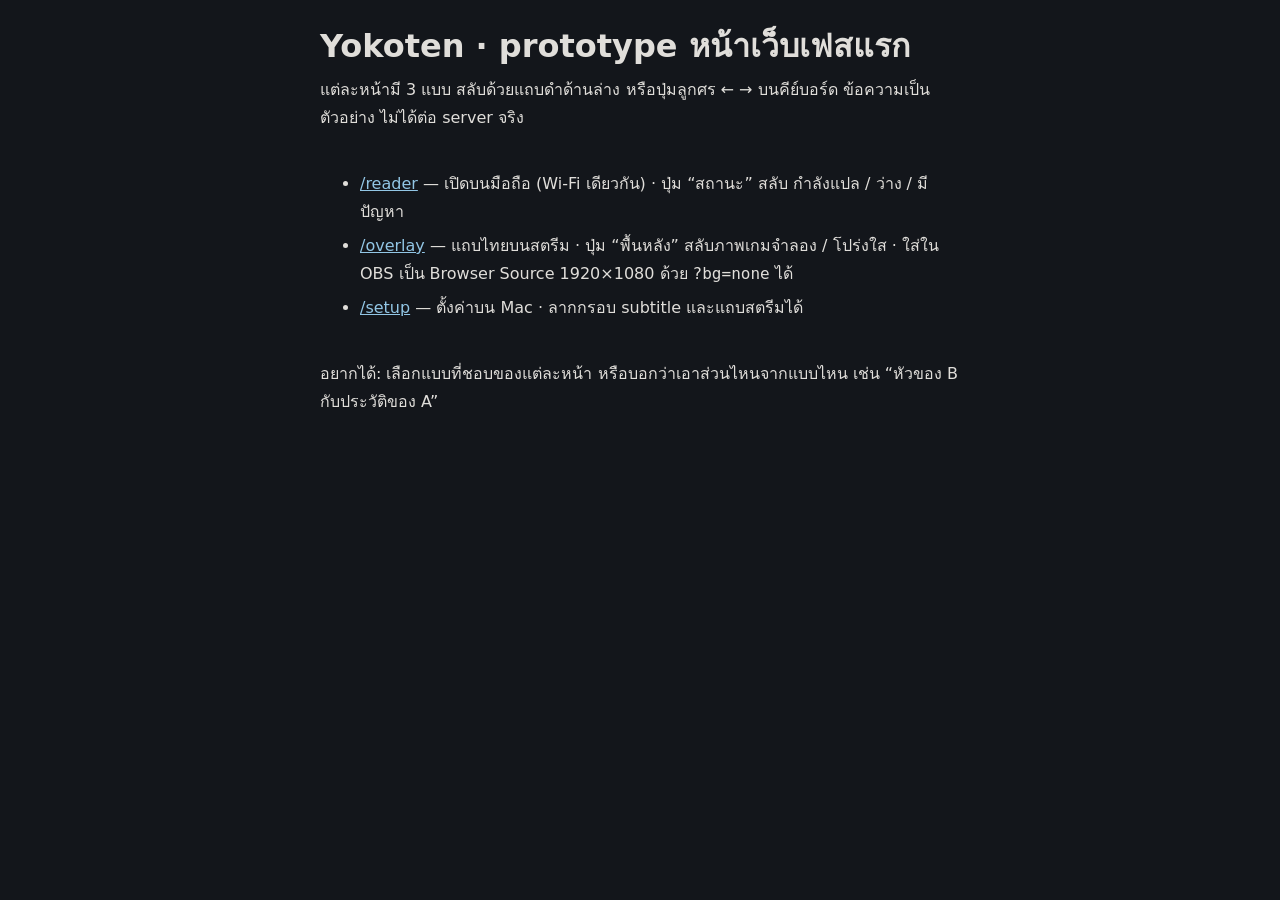
<file: prototype/web/index.html>
<!doctype html>
<!-- PROTOTYPE (#25) — throwaway.
     Run:  python3 -m http.server 8790 --bind 0.0.0.0 -d prototype/web
     Then: http://localhost:8790  (phone on the same Wi-Fi: http://<mac-ip>:8790/reader.html) -->
<html lang="th" data-theme="dark">
<head>
<meta charset="utf-8">
<meta name="viewport" content="width=device-width, initial-scale=1">
<title>Yokoten prototype (#25)</title>
<link rel="stylesheet" href="tokens.css">
<style>
  body { margin: 0; padding: 32px 24px; background: var(--bg-page); color: var(--text-primary); font: 16px/28px "IBM Plex Sans", "IBM Plex Sans Thai Looped", system-ui, sans-serif; }
  main { max-width: 640px; margin: 0 auto; display: flex; flex-direction: column; gap: 16px; }
  a { color: var(--text-link); }
  li { margin: 6px 0; }
</style>
</head>
<body>
<main>
  <h1 style="margin:0">Yokoten · prototype หน้าเว็บเฟสแรก</h1>
  <p style="margin:0">แต่ละหน้ามี 3 แบบ สลับด้วยแถบดำด้านล่าง หรือปุ่มลูกศร ← → บนคีย์บอร์ด ข้อความเป็นตัวอย่าง ไม่ได้ต่อ server จริง</p>
  <ul>
    <li><a href="reader.html">/reader</a> — เปิดบนมือถือ (Wi-Fi เดียวกัน) · ปุ่ม “สถานะ” สลับ กำลังแปล / ว่าง / มีปัญหา</li>
    <li><a href="overlay.html">/overlay</a> — แถบไทยบนสตรีม · ปุ่ม “พื้นหลัง” สลับภาพเกมจำลอง / โปร่งใส · ใส่ใน OBS เป็น Browser Source 1920×1080 ด้วย <code>?bg=none</code> ได้</li>
    <li><a href="setup.html">/setup</a> — ตั้งค่าบน Mac · ลากกรอบ subtitle และแถบสตรีมได้</li>
  </ul>
  <p style="margin:0">อยากได้: เลือกแบบที่ชอบของแต่ละหน้า หรือบอกว่าเอาส่วนไหนจากแบบไหน เช่น “หัวของ B กับประวัติของ A”</p>
</main>
</body>
</html>
</file>
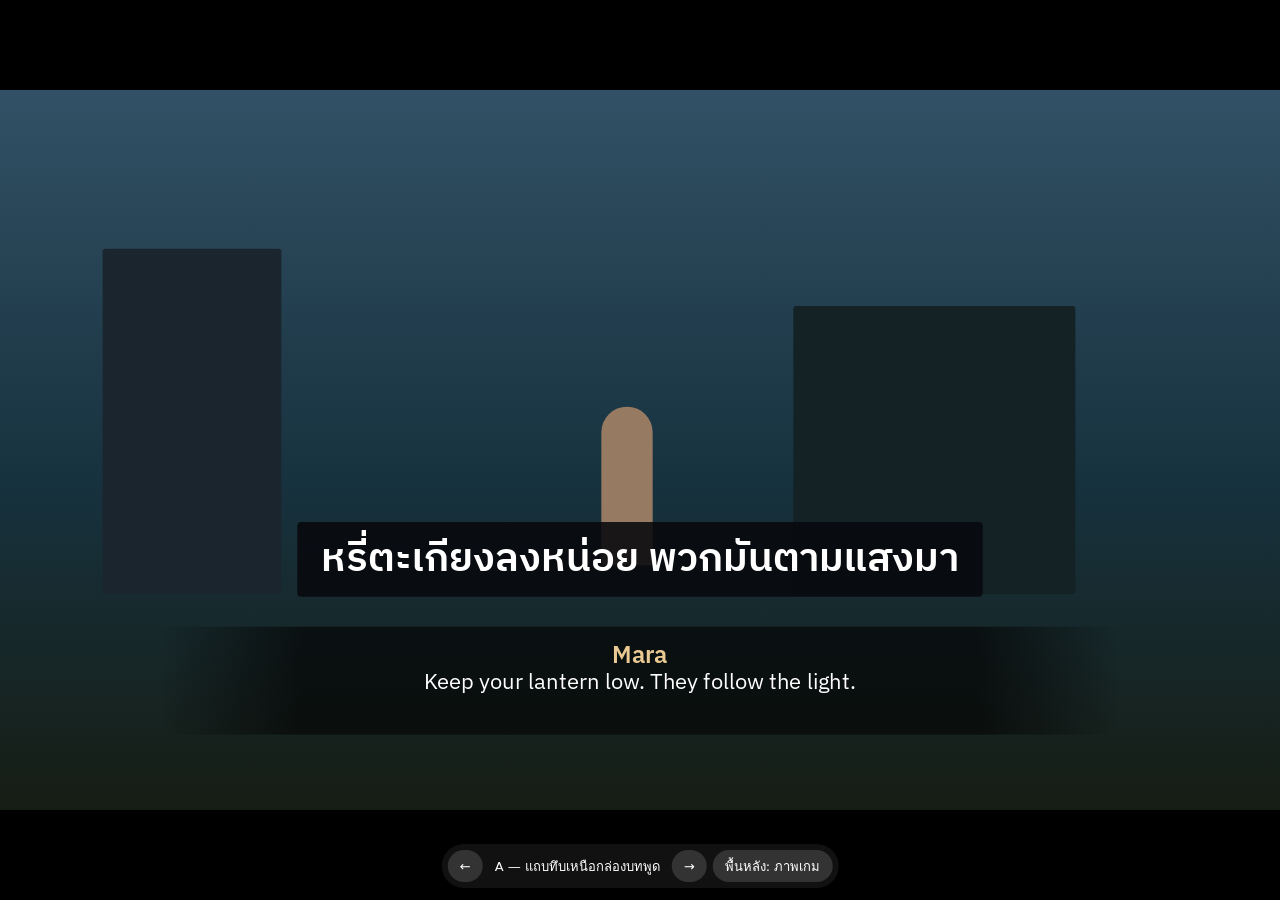
<file: prototype/web/overlay.html>
<!doctype html>
<!-- PROTOTYPE (#25) — throwaway. Three variants of /overlay (OBS Browser Source 1920×1080, transparent).
     ?variant=A|B|C · ?bg=game shows a stand-in game frame behind it (OBS gets bg=none). -->
<html lang="th">
<head>
<meta charset="utf-8">
<meta name="viewport" content="width=device-width, initial-scale=1">
<title>Yokoten · /overlay (prototype)</title>
<link rel="stylesheet" href="https://fonts.googleapis.com/css2?family=IBM+Plex+Mono:wght@500&family=IBM+Plex+Sans:wght@400;600;700&family=IBM+Plex+Sans+Thai:wght@500;600;700&display=swap">
<link rel="stylesheet" href="tokens.css">
<style>
  html, body { margin: 0; height: 100%; background: transparent; overflow: hidden; }
  body.preview { background: #000; }
  #stage { position: absolute; left: 50%; top: 50%; width: 1920px; height: 1080px; container-type: inline-size; transform-origin: center; }
  .bar { position: absolute; transition: opacity var(--dur-base) var(--ease-out), transform var(--dur-base) var(--ease-out); }
  .bar.hidden { opacity: 0; transform: translateY(8px); }
  .th { font-family: "IBM Plex Sans Thai", "IBM Plex Sans", sans-serif; }
</style>
</head>
<body>
<div id="stage"></div>
<script src="proto.js"></script>
<script>
const P = Proto;
const VARIANTS = [
  { key: 'A', name: 'แถบทึบเหนือกล่องบทพูด' },
  { key: 'B', name: 'ตัวหนังสือขอบดำ ไม่มีพื้น' },
  { key: 'C', name: 'แถบบนสุดของจอ' },
];
const variant = P.pick('variant', VARIANTS.map((v) => v.key));
const bg = P.pick('bg', ['game', 'none']);
P.switcher(VARIANTS, variant, [{ label: 'พื้นหลัง', key: 'bg', values: ['game', 'none'], names: { game: 'ภาพเกม', none: 'โปร่งใส (OBS)' } }]);

const stage = document.getElementById('stage');
// Fit the 1920×1080 stage into whatever window shows it; in OBS at 1920×1080 the scale is 1.
const fit = () => { stage.style.transform = `translate(-50%, -50%) scale(${Math.min(innerWidth / 1920, innerHeight / 1080)})`; };
if (bg === 'game') document.body.classList.add('preview');
addEventListener('resize', fit); fit();

// Bar geometry (fractions of 1920×1080) — what /setup would store as bar_x/bar_y/bar_w.
const BAR = { x: 0.135, y: 0.6, w: 0.73 };

const STYLE = {
  // A: solid dark plate just above the game's dialogue box, centred, 2 lines max
  A: (th) => `<div class="bar" style="left:${BAR.x * 100}%;top:${BAR.y * 100}%;width:${BAR.w * 100}%;transform-origin:bottom;display:flex;justify-content:center">
      <p class="th" style="margin:0;padding:14px 36px;border-radius:6px;background:oklch(14% 0.01 255 / .88);color:#fff;font-size:60px;line-height:84px;font-weight:600;text-align:center;max-width:100%;display:-webkit-box;-webkit-line-clamp:2;-webkit-box-orient:vertical;overflow:hidden">${P.esc(th)}</p></div>`,
  // B: no plate, white text with a heavy black outline, like film subtitles
  B: (th) => `<div class="bar" style="left:${BAR.x * 100}%;top:${BAR.y * 100}%;width:${BAR.w * 100}%;text-align:center">
      <p class="th" style="margin:0;color:#fff;font-size:64px;line-height:88px;font-weight:700;-webkit-text-stroke:10px #000;paint-order:stroke fill;text-shadow:0 3px 10px rgba(0,0,0,.6)">${P.esc(th)}</p></div>`,
  // C: full-width strip pinned to the top edge, away from all game UI at the bottom
  C: (th) => `<div class="bar" style="left:0;top:0;width:100%;display:flex;align-items:center;gap:28px;padding:22px 64px;box-sizing:border-box;background:linear-gradient(180deg,oklch(12% 0.01 255 / .92),oklch(12% 0.01 255 / .78))">
      <span style="flex:none;padding:4px 12px;border:2px solid oklch(80% 0.08 235);border-radius:4px;color:oklch(80% 0.08 235);font:500 26px/1 'IBM Plex Mono',monospace;letter-spacing:.06em">TH</span>
      <p class="th" style="margin:0;color:#fff;font-size:56px;line-height:78px;font-weight:600">${P.esc(th)}</p></div>`,
};

let line = P.LINES[0];
const render = (show) => {
  stage.innerHTML = (bg === 'game' ? P.gameFrame(line) : '') + STYLE[variant](line.th);
  const bar = stage.querySelector('.bar');
  if (!show) bar.classList.add('hidden');
};
P.feed((l) => { line = l; render(true); }, { onGone: () => stage.querySelector('.bar')?.classList.add('hidden') });
</script>
</body>
</html>
</file>
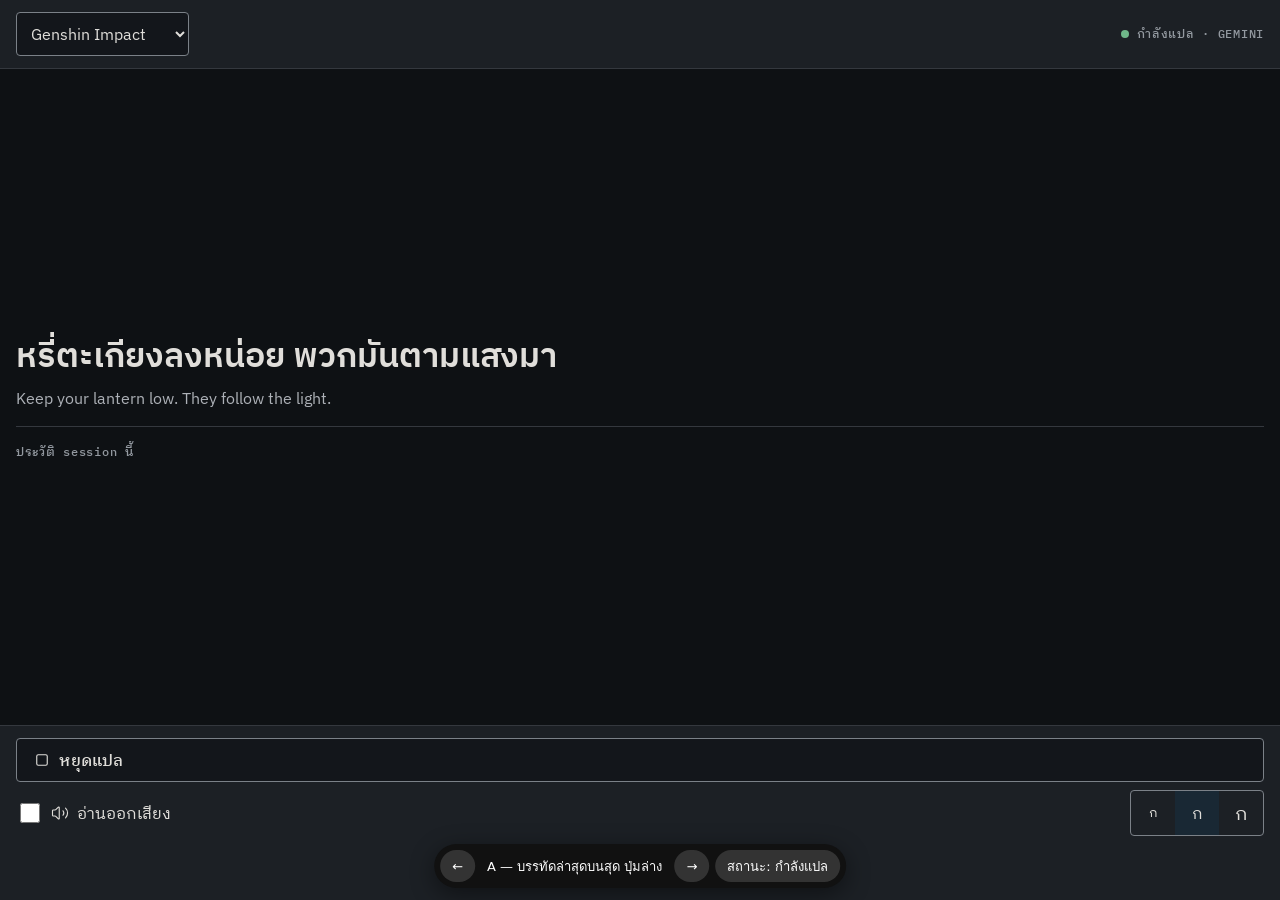
<file: prototype/web/reader.html>
<!doctype html>
<!-- PROTOTYPE (#25) — throwaway. Three variants of /reader (phone on LAN), switch with ?variant=A|B|C and ?state=. -->
<html lang="th" data-theme="dark">
<head>
<meta charset="utf-8">
<meta name="viewport" content="width=device-width, initial-scale=1, viewport-fit=cover">
<title>Yokoten · /reader (prototype)</title>
<link rel="stylesheet" href="https://fonts.googleapis.com/css2?family=IBM+Plex+Mono:wght@400;500&family=IBM+Plex+Sans:wght@400;500;600&family=IBM+Plex+Sans+Thai:wght@400;500;600&family=IBM+Plex+Sans+Thai+Looped:wght@400;500;600&display=swap">
<link rel="stylesheet" href="tokens.css">
<style>
  * { box-sizing: border-box; }
  html, body { margin: 0; height: 100%; }
  body { background: var(--bg-sunken); color: var(--text-primary); font-family: var(--font-sans); font-size: 16px; line-height: 28px; -webkit-text-size-adjust: 100%; }
  button, select { font: inherit; color: inherit; }
  .label { font-family: var(--font-mono); font-size: 12px; line-height: 18px; font-weight: 500; letter-spacing: .06em; color: var(--text-tertiary); }
  .icon-btn { width: 44px; height: 44px; display: inline-flex; align-items: center; justify-content: center; padding: 0; border: 1px solid var(--border-subtle); border-radius: var(--radius-md); background: var(--bg-surface); color: var(--text-secondary); }
  .btn { min-height: 44px; padding: 0 16px; display: inline-flex; align-items: center; gap: 8px; border: 1px solid var(--border-strong); border-radius: var(--radius-md); background: var(--bg-page); font-weight: 500; }
  .btn-primary { border-color: transparent; background: var(--color-sky-500); color: var(--color-ink-900); }
  .select { min-height: 44px; padding: 0 10px; border: 1px solid var(--border-strong); border-radius: var(--radius-md); background: var(--bg-page); max-width: 100%; }
  .dot { width: 8px; height: 8px; border-radius: 9999px; flex: none; }
  .dot.translating { background: var(--color-success-500); }
  .dot.idle { background: var(--color-gray-400); }
  .dot.error { background: var(--color-error-500); }
  .errcard { display: flex; flex-direction: column; gap: 8px; padding: 12px 16px; border: 1px solid var(--color-error-500); border-radius: var(--radius-lg); background: var(--color-error-100); }
  .switch { display: inline-flex; align-items: center; gap: 8px; min-height: 44px; }
  .switch input { width: 20px; height: 20px; accent-color: var(--fill-accent); }
  [data-size="s"] { --k: .85; } [data-size="m"] { --k: 1; } [data-size="l"] { --k: 1.25; }
  .new { animation: in var(--dur-slow) var(--ease-out); }
  @keyframes in { from { opacity: 0; transform: translateY(6px); } }
</style>
</head>
<body>
<div id="app"></div>
<script src="proto.js"></script>
<script>
const P = Proto;
const VARIANTS = [
  { key: 'A', name: 'บรรทัดล่าสุดบนสุด ปุ่มล่าง' },
  { key: 'B', name: 'แชท ล่าสุดอยู่ล่าง' },
  { key: 'C', name: 'เต็มจอ ประวัติเป็นแผ่นเลื่อน' },
];
const variant = P.pick('variant', VARIANTS.map((v) => v.key));
const state = P.pick('state', P.STATES);
P.switcher(VARIANTS, variant, [{ label: 'สถานะ', key: 'state', values: P.STATES, names: P.STATE_LABEL }]);

const ui = { lines: [], size: 'm', tts: false, profile: P.PROFILES[0], sheet: null };
const app = document.getElementById('app');
const esc = P.esc;

const ICON = {
  play: '<svg width="18" height="18" viewBox="0 0 24 24" fill="none" stroke="currentColor" stroke-width="1.5" stroke-linecap="round" stroke-linejoin="round" aria-hidden="true"><polygon points="6 3 20 12 6 21 6 3"/></svg>',
  stop: '<svg width="18" height="18" viewBox="0 0 24 24" fill="none" stroke="currentColor" stroke-width="1.5" stroke-linecap="round" stroke-linejoin="round" aria-hidden="true"><rect x="5" y="5" width="14" height="14" rx="2"/></svg>',
  history: '<svg width="20" height="20" viewBox="0 0 24 24" fill="none" stroke="currentColor" stroke-width="1.5" stroke-linecap="round" stroke-linejoin="round" aria-hidden="true"><path d="M3 12a9 9 0 1 0 9-9 9.75 9.75 0 0 0-6.74 2.74L3 8"/><path d="M3 3v5h5"/><path d="M12 7v5l4 2"/></svg>',
  menu: '<svg width="20" height="20" viewBox="0 0 24 24" fill="none" stroke="currentColor" stroke-width="1.5" stroke-linecap="round" stroke-linejoin="round" aria-hidden="true"><line x1="4" x2="20" y1="6" y2="6"/><line x1="4" x2="20" y1="12" y2="12"/><line x1="4" x2="20" y1="18" y2="18"/></svg>',
  speaker: '<svg width="18" height="18" viewBox="0 0 24 24" fill="none" stroke="currentColor" stroke-width="1.5" stroke-linecap="round" stroke-linejoin="round" aria-hidden="true"><path d="M11 4.7a.7.7 0 0 0-1.2-.5L6.4 7.6A1.4 1.4 0 0 1 5.4 8H3a1 1 0 0 0-1 1v6a1 1 0 0 0 1 1h2.4a1.4 1.4 0 0 1 1 .4l3.4 3.4a.7.7 0 0 0 1.2-.5z"/><path d="M16 9a5 5 0 0 1 0 6"/><path d="M19.4 18.4a9 9 0 0 0 0-12.8"/></svg>',
  down: '<svg width="16" height="16" viewBox="0 0 24 24" fill="none" stroke="currentColor" stroke-width="1.5" stroke-linecap="round" stroke-linejoin="round" aria-hidden="true"><path d="M12 5v14"/><path d="m19 12-7 7-7-7"/></svg>',
  close: '<svg width="20" height="20" viewBox="0 0 24 24" fill="none" stroke="currentColor" stroke-width="1.5" stroke-linecap="round" stroke-linejoin="round" aria-hidden="true"><path d="M18 6 6 18"/><path d="m6 6 12 12"/></svg>',
};
const time = (d) => d.toLocaleTimeString('th-TH', { hour: '2-digit', minute: '2-digit' });

// Shared bits every variant needs; each variant arranges them differently.
const profileSelect = () => `<select class="select" aria-label="โปรไฟล์เกม" data-act="profile">${P.PROFILES.map((p) => `<option ${p === ui.profile ? 'selected' : ''}>${esc(p)}</option>`).join('')}</select>`;
const startStop = (big) => state === 'translating'
  ? `<button type="button" class="btn ${big ? '' : ''}" data-act="stop">${ICON.stop}หยุดแปล</button>`
  : `<button type="button" class="btn btn-primary" data-act="start" ${state === 'error' ? 'disabled' : ''}>${ICON.play}เริ่มแปล</button>`;
const ttsSwitch = () => `<label class="switch"><input type="checkbox" data-act="tts" ${ui.tts ? 'checked' : ''}>${ICON.speaker}<span>อ่านออกเสียง</span></label>`;
const sizeSeg = () => `<div role="group" aria-label="ขนาดตัวอักษร" style="display:inline-flex;border:1px solid var(--border-strong);border-radius:var(--radius-md);overflow:hidden">${['s', 'm', 'l'].map((s, i) => `<button type="button" data-act="size" data-v="${s}" aria-pressed="${ui.size === s}" style="min-width:44px;min-height:44px;border:0;background:${ui.size === s ? 'var(--bg-accent)' : 'transparent'};font-size:${13 + i * 3}px">ก</button>`).join('')}</div>`;
const statusText = () => `<span style="display:inline-flex;align-items:center;gap:8px"><span class="dot ${state}"></span><span class="label">${P.STATE_LABEL[state]} · GEMINI</span></span>`;
const errCard = () => state !== 'error' ? '' : `
  <div class="errcard" role="alert">
    <strong style="color:var(--color-error-900)">ต่อ OBS ไม่ได้</strong>
    <span style="font-size:14px;line-height:22px;color:var(--color-error-900)">เปิด OBS แล้วเปิด Tools › WebSocket Server Settings · Yokoten ลองต่อใหม่เองทุก 5 วินาที</span>
    <button type="button" class="btn" style="align-self:flex-start">ลองต่อตอนนี้</button>
  </div>`;
const idleNote = (msg = 'กด “เริ่มแปล” แล้วบรรทัดจะขึ้นที่นี่') => `<p style="margin:0;color:var(--text-tertiary)">${msg}</p>`;

// ---------- A: latest line on top, history under, controls in a bottom bar
function renderA() {
  const [latest, ...older] = [...ui.lines].reverse();
  app.innerHTML = `
  <div data-size="${ui.size}" style="min-height:100dvh;display:flex;flex-direction:column">
    <header style="display:flex;align-items:center;gap:8px;padding:12px 16px;padding-top:max(12px,env(safe-area-inset-top));border-bottom:1px solid var(--border-subtle);background:var(--bg-surface)">
      <div style="flex:1;min-width:0">${profileSelect()}</div>
      ${statusText()}
    </header>
    <main style="flex:1;display:flex;flex-direction:column;gap:16px;padding:16px;padding-bottom:180px">
      ${errCard()}
      <section aria-label="บรรทัดล่าสุด" aria-live="polite" style="min-height:38dvh;display:flex;flex-direction:column;justify-content:flex-end;gap:8px;padding:8px 0 16px;border-bottom:1px solid var(--border-subtle)">
        ${latest ? `<div class="new" style="display:flex;flex-direction:column;gap:8px">
          <p style="margin:0;font-family:var(--font-display);font-size:calc(34px*var(--k));line-height:1.35;font-weight:600">${esc(latest.th)}</p>
          <p style="margin:0;font-size:calc(16px*var(--k));line-height:1.5;color:var(--text-secondary)">${esc(latest.en)}</p></div>` : idleNote()}
      </section>
      <span class="label">ประวัติ session นี้</span>
      <ol style="list-style:none;margin:0;padding:0;display:flex;flex-direction:column;gap:14px">
        ${older.map((l) => `<li style="display:flex;flex-direction:column;gap:2px;opacity:.9">
          <span style="font-size:calc(18px*var(--k));line-height:1.45">${esc(l.th)}</span>
          <span style="font-size:calc(13px*var(--k));line-height:1.45;color:var(--text-tertiary)">${esc(l.en)} · ${time(l.at)}</span></li>`).join('')}
      </ol>
    </main>
    <footer style="position:fixed;left:0;right:0;bottom:0;display:flex;flex-wrap:wrap;align-items:center;gap:8px 12px;padding:12px 16px 64px;border-top:1px solid var(--border-subtle);background:var(--bg-surface)">
      <div style="flex:1 0 100%;display:grid">${startStop(true)}</div>
      ${ttsSwitch()}<span style="flex:1"></span>${sizeSeg()}
    </footer>
  </div>`;
}

// ---------- B: chat feed, newest at the bottom as a highlighted card
function renderB() {
  const lines = ui.lines;
  app.innerHTML = `
  <div data-size="${ui.size}" style="height:100dvh;display:flex;flex-direction:column">
    <header style="display:flex;flex-direction:column;gap:8px;padding:12px 16px;padding-top:max(12px,env(safe-area-inset-top));border-bottom:1px solid var(--border-subtle);background:var(--bg-surface)">
      <div style="display:flex;gap:8px;align-items:center"><div style="flex:1;min-width:0">${profileSelect()}</div>${startStop()}</div>
      ${statusText()}
    </header>
    <main id="feed" style="flex:1;overflow-y:auto;display:flex;flex-direction:column;gap:10px;padding:16px">
      <div style="flex:1"></div>${errCard()}
      ${lines.length ? '' : idleNote()}
      ${lines.map((l, i) => i === lines.length - 1
        ? `<article class="new" aria-live="polite" style="display:flex;flex-direction:column;gap:6px;padding:14px 16px;border:1px solid var(--color-sky-700);border-radius:var(--radius-lg);background:var(--bg-accent)">
            <p style="margin:0;font-family:var(--font-display);font-size:calc(28px*var(--k));line-height:1.4;font-weight:600">${esc(l.th)}</p>
            <p style="margin:0;font-size:calc(15px*var(--k));line-height:1.5;color:var(--text-secondary)">${esc(l.en)}</p></article>`
        : `<article style="display:flex;flex-direction:column;gap:2px;padding:8px 12px;border-radius:var(--radius-md);background:var(--bg-surface)">
            <span style="font-size:calc(17px*var(--k));line-height:1.45">${esc(l.th)}</span>
            <span style="font-size:calc(13px*var(--k));line-height:1.45;color:var(--text-tertiary)">${esc(l.en)}</span></article>`).join('')}
    </main>
    <footer style="display:flex;align-items:center;gap:12px;padding:8px 16px 60px;border-top:1px solid var(--border-subtle);background:var(--bg-surface)">
      ${ttsSwitch()}<span style="flex:1"></span>${sizeSeg()}
    </footer>
  </div>`;
  const feed = document.getElementById('feed');
  feed.scrollTop = feed.scrollHeight;
}

// ---------- C: one line fills the screen; history and controls live in bottom sheets
function renderC() {
  const n = ui.lines.length;
  const latest = ui.lines[n - 1], prev = ui.lines[n - 2];
  const sheet = ui.sheet === 'history'
    ? `<h2 style="margin:0;font-size:18px">ประวัติ session นี้</h2>
       <ol style="list-style:none;margin:0;padding:0;display:flex;flex-direction:column;gap:14px;overflow-y:auto">
       ${[...ui.lines].reverse().map((l) => `<li style="display:flex;flex-direction:column;gap:2px"><span style="font-size:18px;line-height:1.45">${esc(l.th)}</span><span style="font-size:13px;line-height:1.45;color:var(--text-tertiary)">${esc(l.en)} · ${time(l.at)}</span></li>`).join('')}</ol>`
    : `<h2 style="margin:0;font-size:18px">ควบคุม</h2>${profileSelect()}${startStop()}${ttsSwitch()}${sizeSeg()}`;
  app.innerHTML = `
  <div data-size="${ui.size}" style="height:100dvh;position:relative;display:flex;flex-direction:column;padding:16px;padding-top:max(16px,env(safe-area-inset-top))">
    <header style="display:flex;align-items:center;gap:8px">
      ${statusText()}<span style="flex:1"></span>
      <button type="button" class="icon-btn" aria-label="ประวัติ" data-act="sheet" data-v="history">${ICON.history}</button>
      <button type="button" class="icon-btn" aria-label="ควบคุม" data-act="sheet" data-v="menu">${ICON.menu}</button>
    </header>
    <main aria-live="polite" style="flex:1;display:flex;flex-direction:column;justify-content:center;gap:20px;padding-bottom:64px">
      ${errCard()}
      ${prev ? `<p style="margin:0;font-size:calc(18px*var(--k));line-height:1.45;color:var(--text-disabled)">${esc(prev.th)}</p>` : ''}
      ${latest ? `<div class="new" style="display:flex;flex-direction:column;gap:12px">
        <p style="margin:0;font-family:var(--font-display);font-size:calc(40px*var(--k));line-height:1.3;font-weight:600;letter-spacing:-.01em">${esc(latest.th)}</p>
        <p style="margin:0;font-size:calc(17px*var(--k));line-height:1.5;color:var(--text-secondary)">${esc(latest.en)}</p></div>`
        : idleNote(state === 'translating' ? 'รอบรรทัดแรก…' : 'เปิด “ควบคุม” แล้วกดเริ่มแปล')}
    </main>
    ${ui.sheet ? `<div data-act="sheet" data-v="" style="position:fixed;inset:0;background:var(--scrim)"></div>
    <section role="dialog" aria-modal="true" style="position:fixed;left:0;right:0;bottom:0;max-height:75dvh;display:flex;flex-direction:column;gap:12px;padding:16px 16px 72px;border-radius:12px 12px 0 0;background:var(--bg-elevated);box-shadow:var(--shadow-lg)">
      <button type="button" class="icon-btn" aria-label="ปิด" data-act="sheet" data-v="" style="align-self:flex-end;border:0">${ICON.close}</button>${sheet}</section>` : ''}
  </div>`;
}

const RENDER = { A: renderA, B: renderB, C: renderC };
const render = () => RENDER[variant]();

app.addEventListener('click', (e) => {
  const t = e.target.closest('[data-act]');
  if (!t) return;
  const act = t.dataset.act;
  if (act === 'size') ui.size = t.dataset.v;
  if (act === 'sheet') ui.sheet = t.dataset.v || null;
  if (act === 'start') P.go('state', 'translating');
  if (act === 'stop') P.go('state', 'idle');
  if (act === 'tts') ui.tts = t.checked;
  render();
});
app.addEventListener('change', (e) => { if (e.target.dataset.act === 'profile') ui.profile = e.target.value; });

// a live line grows while it is spoken: same id replaces the last line instead of adding one
if (state === 'translating') P.feed((l) => { ui.lines = ui.lines.at(-1)?.id === l.id ? [...ui.lines.slice(0, -1), l] : [...ui.lines, l]; render(); });
else { ui.lines = state === 'idle' ? [] : P.LINES.slice(0, 3).map((l, i) => ({ ...l, id: i, at: new Date() })); render(); }
</script>
</body>
</html>
</file>
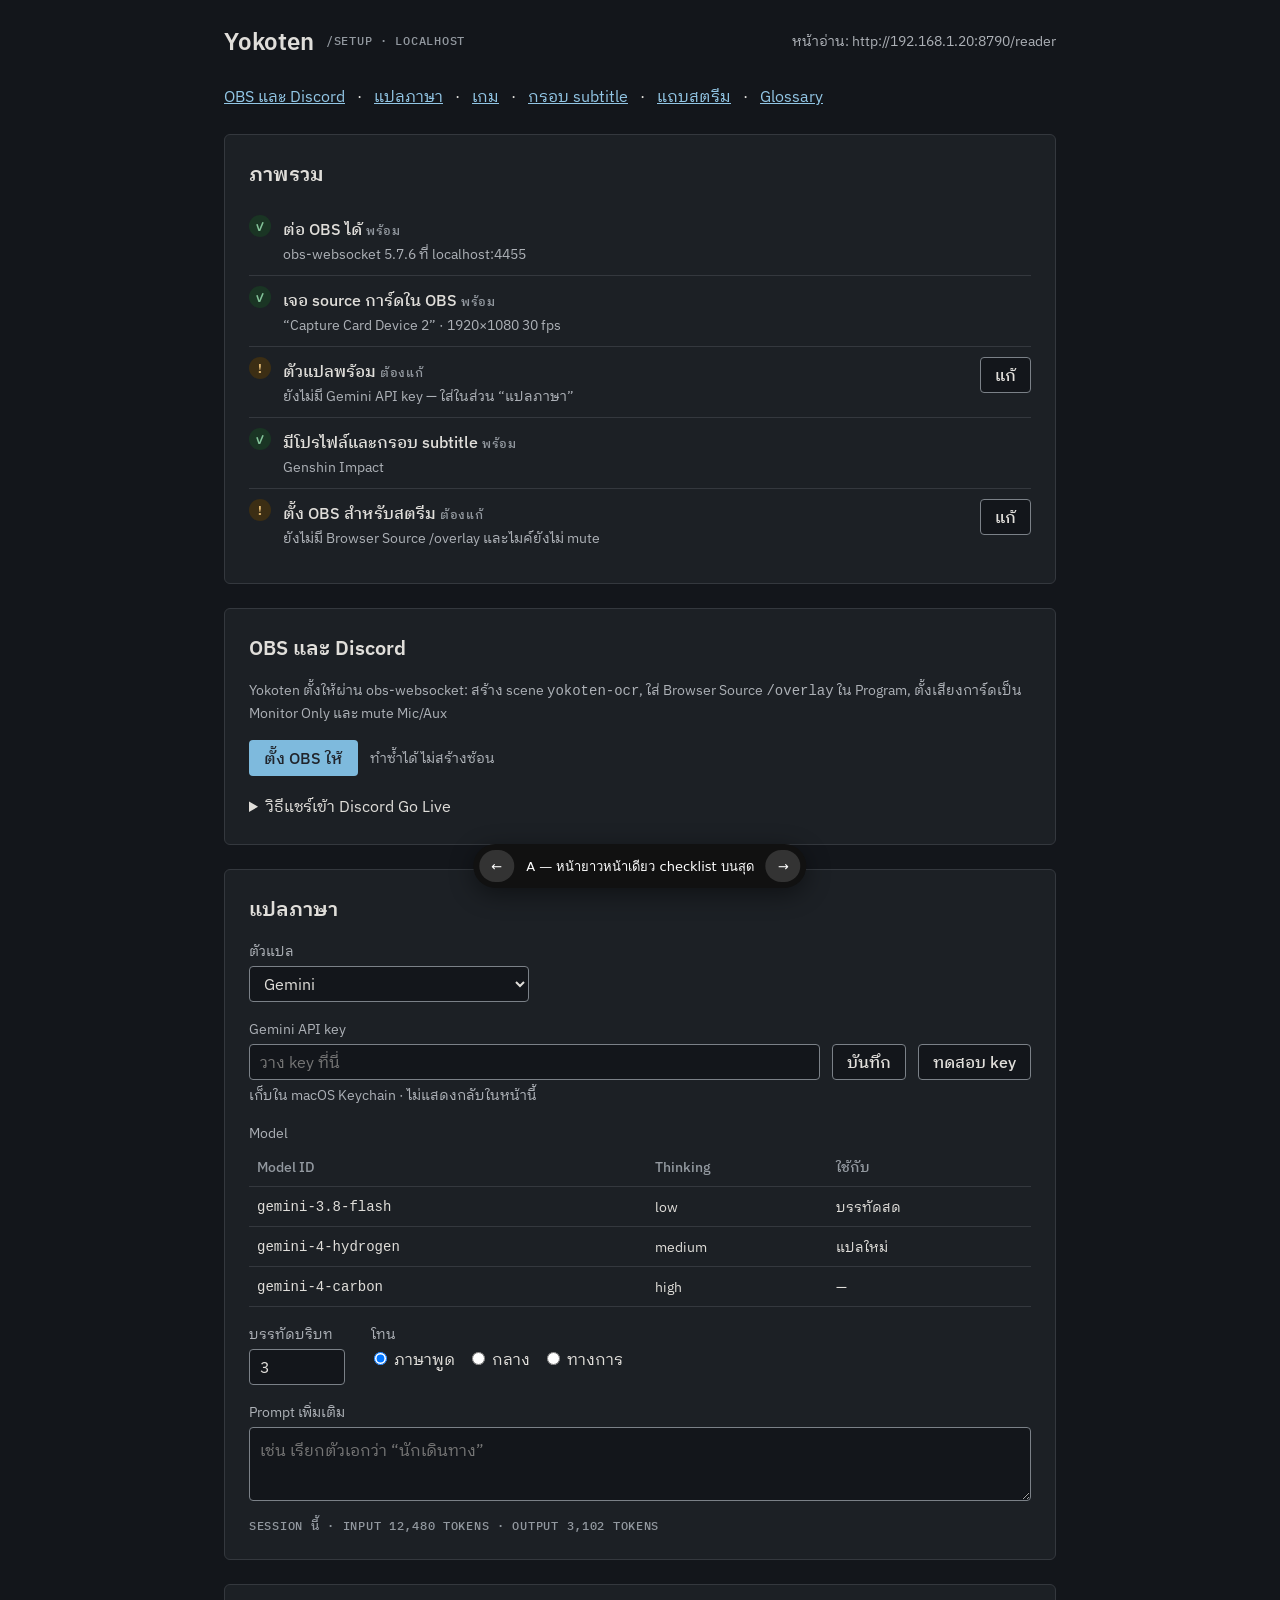
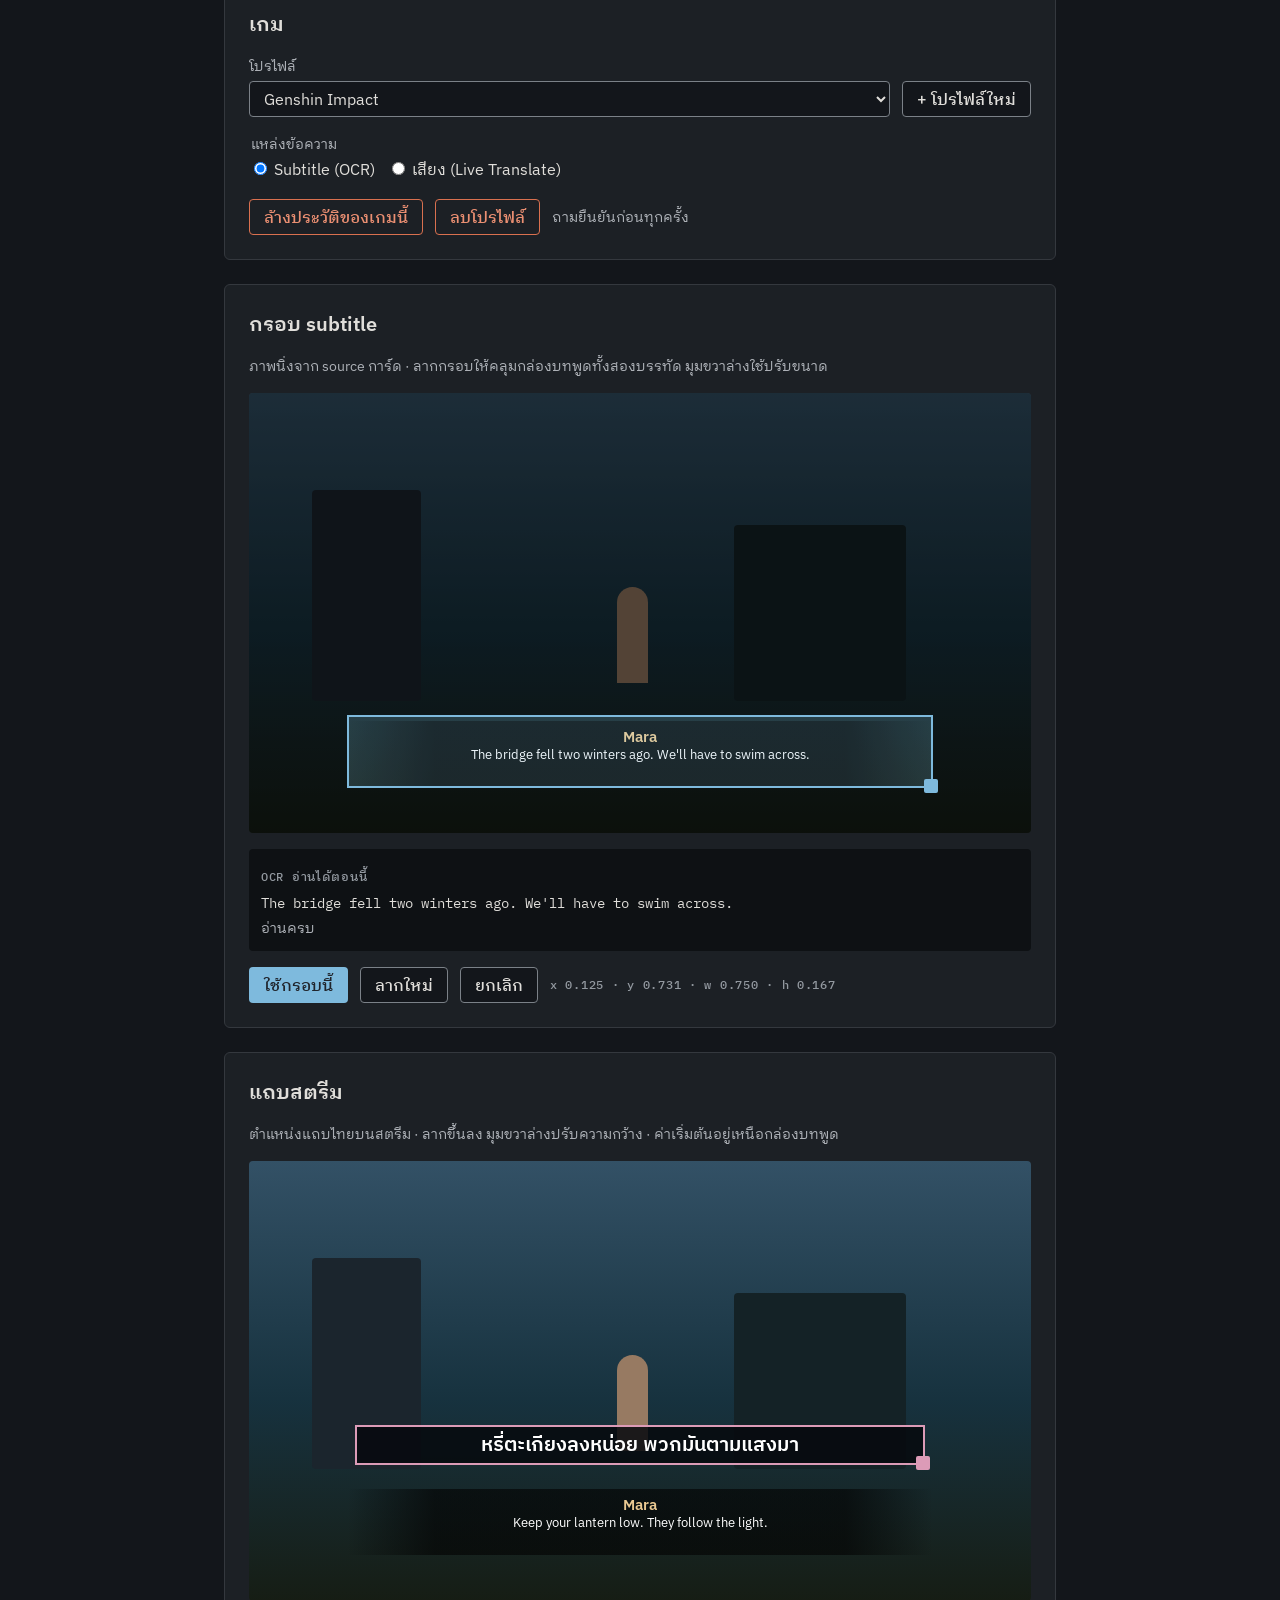
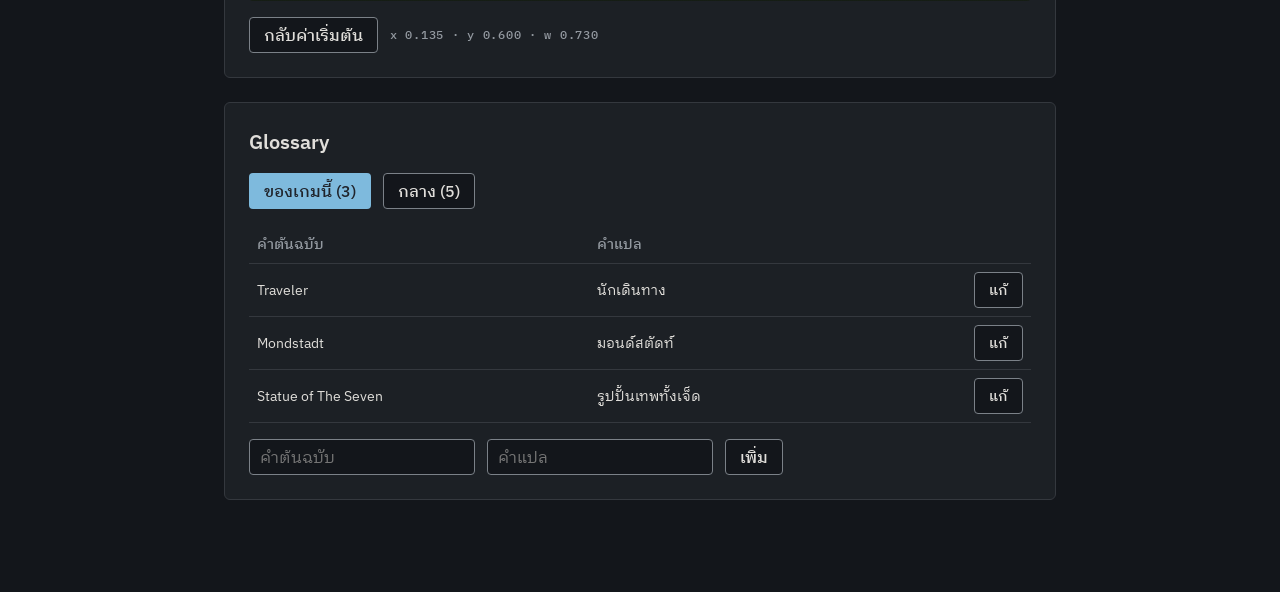
<file: prototype/web/setup.html>
<!doctype html>
<!-- PROTOTYPE (#25) — throwaway. Three variants of /setup (localhost only), switch with ?variant=A|B|C.
     Same content in each (checklist, OBS, translation, game profile, subtitle box, stream bar, glossary);
     the variants differ in how it is laid out and walked through. Nothing is saved. -->
<html lang="th" data-theme="dark">
<head>
<meta charset="utf-8">
<meta name="viewport" content="width=device-width, initial-scale=1">
<title>Yokoten · /setup (prototype)</title>
<link rel="stylesheet" href="https://fonts.googleapis.com/css2?family=IBM+Plex+Mono:wght@400;500&family=IBM+Plex+Sans:wght@400;500;600&family=IBM+Plex+Sans+Thai:wght@400;500;600&family=IBM+Plex+Sans+Thai+Looped:wght@400;500;600&display=swap">
<link rel="stylesheet" href="tokens.css">
<style>
  * { box-sizing: border-box; }
  body { margin: 0; background: var(--bg-page); color: var(--text-primary); font-family: var(--font-sans); font-size: 16px; line-height: 28px; }
  button, select, input, textarea { font: inherit; color: inherit; }
  h1 { margin: 0; font-size: 24px; line-height: 34px; font-weight: 600; }
  h2 { margin: 0; font-size: 20px; line-height: 30px; font-weight: 600; }
  h3 { margin: 0; font-size: 16px; line-height: 28px; font-weight: 600; }
  p { margin: 0; }
  .muted { color: var(--text-secondary); font-size: 14px; line-height: 22px; }
  .label { font-family: var(--font-mono); font-size: 12px; line-height: 18px; font-weight: 500; letter-spacing: .06em; color: var(--text-tertiary); }
  .card { display: flex; flex-direction: column; gap: 16px; padding: 24px; border: 1px solid var(--border-subtle); border-radius: var(--radius-lg); background: var(--bg-surface); }
  .field { display: flex; flex-direction: column; gap: 4px; }
  .field > label, legend { font-size: 14px; line-height: 22px; color: var(--text-secondary); }
  .input, .select, textarea { min-height: 36px; padding: 0 10px; border: 1px solid var(--border-strong); border-radius: var(--radius-md); background: var(--bg-page); }
  textarea { padding: 8px 10px; min-height: 72px; resize: vertical; }
  .btn { min-height: 36px; padding: 0 14px; display: inline-flex; align-items: center; gap: 8px; border: 1px solid var(--border-strong); border-radius: var(--radius-md); background: var(--bg-page); font-weight: 500; cursor: pointer; }
  .btn-primary { border-color: transparent; background: var(--color-sky-500); color: var(--color-ink-900); }
  .btn-danger { border-color: var(--color-error-500); color: var(--color-error-700); background: transparent; }
  .row { display: flex; flex-wrap: wrap; align-items: center; gap: 8px 12px; }
  fieldset { margin: 0; padding: 0; border: 0; display: flex; flex-direction: column; gap: 4px; }
  table { width: 100%; border-collapse: collapse; font-size: 14px; line-height: 22px; }
  th, td { text-align: left; padding: 8px; border-bottom: 1px solid var(--border-subtle); }
  th { color: var(--text-tertiary); font-weight: 500; }
  .frame { position: relative; width: 100%; aspect-ratio: 16 / 9; container-type: inline-size; overflow: hidden; border-radius: var(--radius-md); user-select: none; touch-action: none; }
  .rect { position: absolute; cursor: move; border: 2px solid var(--color-sky-500); background: oklch(80% 0.08 235 / .14); box-shadow: 0 0 0 9999px oklch(0% 0 0 / .45); }
  .rect.bar { border-color: var(--color-pink-500); background: oklch(14% 0.01 255 / .85); box-shadow: none; display: grid; place-items: center; color: #fff; font: 600 2.6cqw/1.3 'IBM Plex Sans Thai', sans-serif; }
  .handle { position: absolute; right: -7px; bottom: -7px; width: 14px; height: 14px; border-radius: 2px; background: var(--color-sky-500); cursor: nwse-resize; }
  .bar .handle { background: var(--color-pink-500); cursor: ew-resize; }
  .check { display: flex; gap: 12px; align-items: flex-start; padding: 10px 0; border-bottom: 1px solid var(--border-subtle); }
  .check:last-child { border-bottom: 0; }
  .st { flex: none; width: 22px; height: 22px; border-radius: 9999px; display: grid; place-items: center; font: 600 13px/1 var(--font-mono); }
  .st.ok { background: var(--color-success-100); color: var(--color-success-700); }
  .st.todo { background: var(--color-warning-100); color: var(--color-warning-700); }
  a { color: var(--text-link); }
</style>
</head>
<body>
<div id="app"></div>
<script src="proto.js"></script>
<script>
const P = Proto;
const VARIANTS = [
  { key: 'A', name: 'หน้ายาวหน้าเดียว checklist บนสุด' },
  { key: 'B', name: 'เมนูซ้าย แยกหน้า' },
  { key: 'C', name: 'ทีละขั้น (wizard)' },
];
const variant = P.pick('variant', VARIANTS.map((v) => v.key));
P.switcher(VARIANTS, variant);
const esc = P.esc;
const app = document.getElementById('app');

const ui = {
  region: { x: 0.125, y: 0.731, w: 0.75, h: 0.167 },
  bar: { x: 0.135, y: 0.6, w: 0.73 },
  tab: 'overview', step: 0, profile: P.PROFILES[0],
};
const CHECKS = [
  { ok: true, name: 'ต่อ OBS ได้', note: 'obs-websocket 5.7.6 ที่ localhost:4455' },
  { ok: true, name: 'เจอ source การ์ดใน OBS', note: '“Capture Card Device 2” · 1920×1080 30 fps' },
  { ok: false, name: 'ตัวแปลพร้อม', note: 'ยังไม่มี Gemini API key — ใส่ในส่วน “แปลภาษา”', go: 'translate' },
  { ok: true, name: 'มีโปรไฟล์และกรอบ subtitle', note: 'Genshin Impact' },
  { ok: false, name: 'ตั้ง OBS สำหรับสตรีม', note: 'ยังไม่มี Browser Source /overlay และไมค์ยังไม่ mute', go: 'obs' },
];

// ---- content blocks (same in every variant)
const checklist = () => `<div>${CHECKS.map((c) => `
  <div class="check"><span class="st ${c.ok ? 'ok' : 'todo'}" aria-hidden="true">${c.ok ? '✓' : '!'}</span>
    <div style="flex:1"><strong style="font-weight:500">${c.name}</strong> <span class="label">${c.ok ? 'พร้อม' : 'ต้องแก้'}</span><p class="muted">${c.note}</p></div>
    ${c.go ? `<button type="button" class="btn" data-go="${c.go}">แก้</button>` : ''}</div>`).join('')}</div>`;

const obsBlock = () => `
  <p class="muted">Yokoten ตั้งให้ผ่าน obs-websocket: สร้าง scene <code>yokoten-ocr</code>, ใส่ Browser Source <code>/overlay</code> ใน Program, ตั้งเสียงการ์ดเป็น Monitor Only และ mute Mic/Aux</p>
  <div class="row"><button type="button" class="btn btn-primary">ตั้ง OBS ให้</button><span class="muted">ทำซ้ำได้ ไม่สร้างซ้อน</span></div>
  <details><summary style="cursor:pointer">วิธีแชร์เข้า Discord Go Live</summary>
    <ol class="muted" style="padding-left:20px;margin:8px 0 0">
      <li>OBS: คลิกขวาที่ Program › Windowed Projector</li>
      <li>ปิด Always on top ของหน้าต่าง projector</li>
      <li>Discord: Share Screen › เลือกหน้าต่าง “Windowed Projector (Program)” · ไม่แชร์ทั้งจอ</li>
      <li>เปิดเสียงในการแชร์ (Discord ได้ยินเสียง monitoring ของ OBS)</li></ol></details>`;

const translateBlock = () => `
  <div class="field"><label for="tr">ตัวแปล</label><select id="tr" class="select" style="max-width:280px"><option>Gemini</option><option>Apple Translation (ในเครื่อง)</option></select></div>
  <div class="field"><label for="key">Gemini API key</label>
    <div class="row"><input id="key" class="input" type="password" autocomplete="off" placeholder="วาง key ที่นี่" style="flex:1;min-width:240px">
    <button type="button" class="btn">บันทึก</button><button type="button" class="btn">ทดสอบ key</button></div>
    <p class="muted">เก็บใน macOS Keychain · ไม่แสดงกลับในหน้านี้</p></div>
  <div class="field"><label>Model</label>
    <table><thead><tr><th>Model ID</th><th>Thinking</th><th>ใช้กับ</th></tr></thead><tbody>
      <tr><td><code>gemini-3.8-flash</code></td><td>low</td><td>บรรทัดสด</td></tr>
      <tr><td><code>gemini-4-hydrogen</code></td><td>medium</td><td>แปลใหม่</td></tr>
      <tr><td><code>gemini-4-carbon</code></td><td>high</td><td>—</td></tr></tbody></table></div>
  <div class="row" style="align-items:flex-start;gap:24px">
    <div class="field"><label for="ctx">บรรทัดบริบท</label><input id="ctx" class="input" type="number" value="3" min="0" max="10" style="width:96px"></div>
    <fieldset><legend>โทน</legend><div class="row">
      <label><input type="radio" name="tone" checked> ภาษาพูด</label><label><input type="radio" name="tone"> กลาง</label><label><input type="radio" name="tone"> ทางการ</label></div></fieldset>
  </div>
  <div class="field"><label for="xp">Prompt เพิ่มเติม</label><textarea id="xp" placeholder="เช่น เรียกตัวเอกว่า “นักเดินทาง”"></textarea></div>
  <p class="label">SESSION นี้ · INPUT 12,480 TOKENS · OUTPUT 3,102 TOKENS</p>`;

const profileBlock = () => `
  <div class="row"><div class="field" style="flex:1;min-width:220px"><label for="pf">โปรไฟล์</label>
    <select id="pf" class="select">${P.PROFILES.map((p) => `<option>${esc(p)}</option>`).join('')}</select></div>
    <button type="button" class="btn" style="align-self:flex-end">+ โปรไฟล์ใหม่</button></div>
  <fieldset><legend>แหล่งข้อความ</legend><div class="row">
    <label><input type="radio" name="src" checked> Subtitle (OCR)</label><label><input type="radio" name="src"> เสียง (Live Translate)</label></div></fieldset>`;

const regionBlock = () => `
  <p class="muted">ภาพนิ่งจาก source การ์ด · ลากกรอบให้คลุมกล่องบทพูดทั้งสองบรรทัด มุมขวาล่างใช้ปรับขนาด</p>
  <div class="frame" id="region-frame">${P.gameFrame(P.LINES[3])}
    <div class="rect" id="region" style="left:${ui.region.x * 100}%;top:${ui.region.y * 100}%;width:${ui.region.w * 100}%;height:${ui.region.h * 100}%"><span class="handle" data-handle></span></div></div>
  <div style="padding:12px;border-radius:var(--radius-md);background:var(--bg-sunken)">
    <span class="label">OCR อ่านได้ตอนนี้</span><p id="ocr" style="font-family:var(--font-mono);font-size:14px"></p><p id="hint" class="muted"></p></div>
  <div class="row"><button type="button" class="btn btn-primary">ใช้กรอบนี้</button><button type="button" class="btn">ลากใหม่</button><button type="button" class="btn">ยกเลิก</button>
    <span class="label" id="region-val"></span></div>`;

const barBlock = () => `
  <p class="muted">ตำแหน่งแถบไทยบนสตรีม · ลากขึ้นลง มุมขวาล่างปรับความกว้าง · ค่าเริ่มต้นอยู่เหนือกล่องบทพูด</p>
  <div class="frame" id="bar-frame">${P.gameFrame(P.LINES[0])}
    <div class="rect bar" id="bar" style="left:${ui.bar.x * 100}%;top:${ui.bar.y * 100}%;width:${ui.bar.w * 100}%;height:9%">${esc(P.LINES[0].th)}<span class="handle" data-handle></span></div></div>
  <div class="row"><button type="button" class="btn">กลับค่าเริ่มต้น</button><span class="label" id="bar-val"></span></div>`;

const glossaryBlock = () => `
  <div class="row" role="tablist"><button type="button" class="btn btn-primary" role="tab" aria-selected="true">ของเกมนี้ (3)</button><button type="button" class="btn" role="tab" aria-selected="false">กลาง (5)</button></div>
  <table><thead><tr><th>คำต้นฉบับ</th><th>คำแปล</th><th></th></tr></thead><tbody>
    ${[['Traveler', 'นักเดินทาง'], ['Mondstadt', 'มอนด์สตัดท์'], ['Statue of The Seven', 'รูปปั้นเทพทั้งเจ็ด']].map(([s, t]) => `<tr><td>${esc(s)}</td><td>${esc(t)}</td><td style="text-align:right"><button type="button" class="btn">แก้</button></td></tr>`).join('')}
  </tbody></table>
  <form class="row" onsubmit="return false"><input class="input" aria-label="คำต้นฉบับ" placeholder="คำต้นฉบับ"><input class="input" aria-label="คำแปล" placeholder="คำแปล"><button class="btn">เพิ่ม</button></form>`;

const dangerBlock = () => `<div class="row"><button type="button" class="btn btn-danger">ล้างประวัติของเกมนี้</button><button type="button" class="btn btn-danger">ลบโปรไฟล์</button><span class="muted">ถามยืนยันก่อนทุกครั้ง</span></div>`;

const SECTIONS = [
  { id: 'overview', name: 'ภาพรวม', body: checklist },
  { id: 'obs', name: 'OBS และ Discord', body: obsBlock },
  { id: 'translate', name: 'แปลภาษา', body: translateBlock },
  { id: 'game', name: 'เกม', body: () => profileBlock() + dangerBlock() },
  { id: 'region', name: 'กรอบ subtitle', body: regionBlock },
  { id: 'bar', name: 'แถบสตรีม', body: barBlock },
  { id: 'glossary', name: 'Glossary', body: glossaryBlock },
];
const header = () => `<div class="row" style="gap:12px"><h1>Yokoten</h1><span class="label">/SETUP · LOCALHOST</span><span style="flex:1"></span><span class="muted">หน้าอ่าน: http://192.168.1.20:8790/reader</span></div>`;

// ---------- A: one long page, checklist pinned on top, anchor links
function renderA() {
  app.innerHTML = `<div style="max-width:880px;margin:0 auto;padding:24px 24px 96px;display:flex;flex-direction:column;gap:24px">
    ${header()}
    <nav class="row" aria-label="ส่วน">${SECTIONS.slice(1).map((s) => `<a href="#${s.id}">${s.name}</a>`).join(' · ')}</nav>
    ${SECTIONS.map((s) => `<section id="${s.id}" class="card"><h2>${s.name}</h2>${s.body()}</section>`).join('')}</div>`;
}

// ---------- B: settings-app layout, sidebar with status per section
function renderB() {
  const cur = SECTIONS.find((s) => s.id === ui.tab);
  const bad = new Set(CHECKS.filter((c) => !c.ok).map((c) => c.go));
  app.innerHTML = `<div style="min-height:100vh;display:grid;grid-template-columns:minmax(200px,240px) 1fr">
    <nav aria-label="ส่วน" style="display:flex;flex-direction:column;gap:2px;padding:24px 12px;border-right:1px solid var(--border-subtle);background:var(--bg-surface)">
      <h1 style="padding:0 12px 16px">Yokoten</h1>
      ${SECTIONS.map((s) => `<button type="button" data-tab="${s.id}" aria-current="${s.id === ui.tab}" style="display:flex;align-items:center;gap:8px;min-height:40px;padding:0 12px;border:0;border-radius:var(--radius-md);text-align:left;cursor:pointer;background:${s.id === ui.tab ? 'var(--bg-accent)' : 'transparent'}">
        <span style="flex:1">${s.name}</span>${bad.has(s.id) ? '<span class="st todo" style="width:18px;height:18px;font-size:11px" aria-label="ต้องแก้">!</span>' : ''}</button>`).join('')}
    </nav>
    <main style="padding:24px 32px 96px;max-width:960px;display:flex;flex-direction:column;gap:16px">
      <span class="label">/SETUP · LOCALHOST</span><h2>${cur.name}</h2>${cur.body()}</main></div>`;
}

// ---------- C: guided steps; the checklist is the stepper itself
const STEPS = ['obs', 'translate', 'game', 'region', 'bar', 'glossary'];
function renderC() {
  const cur = SECTIONS.find((s) => s.id === STEPS[ui.step]);
  app.innerHTML = `<div style="max-width:1100px;margin:0 auto;padding:24px 24px 96px;display:grid;grid-template-columns:260px 1fr;gap:32px">
    <aside><h1 style="margin-bottom:16px">ตั้งค่า Yokoten</h1>
      <ol style="list-style:none;margin:0;padding:0;display:flex;flex-direction:column;gap:4px">
      ${STEPS.map((id, i) => { const s = SECTIONS.find((x) => x.id === id); const done = i < ui.step; return `
        <li><button type="button" data-step="${i}" style="width:100%;display:flex;gap:12px;align-items:center;min-height:44px;padding:0 8px;border:0;border-radius:var(--radius-md);text-align:left;cursor:pointer;background:${i === ui.step ? 'var(--bg-accent)' : 'transparent'}">
          <span class="st ${done ? 'ok' : 'todo'}" style="${i === ui.step ? 'outline:2px solid var(--color-sky-500)' : ''}">${done ? '✓' : i + 1}</span>${s.name}</button></li>`; }).join('')}
      </ol>
      <p class="muted" style="margin-top:16px">ตั้งครบแล้วกลับมาแก้ทีละขั้นได้ตลอด</p></aside>
    <main class="card"><span class="label">ขั้นที่ ${ui.step + 1} จาก ${STEPS.length}</span><h2>${cur.name}</h2>${cur.body()}
      <div class="row" style="justify-content:space-between;margin-top:8px">
        <button type="button" class="btn" data-step="${Math.max(ui.step - 1, 0)}" ${ui.step === 0 ? 'disabled' : ''}>ย้อนกลับ</button>
        ${ui.step < STEPS.length - 1 ? `<button type="button" class="btn btn-primary" data-step="${ui.step + 1}">ถัดไป</button>` : '<a class="btn btn-primary" href="reader.html">เสร็จ เปิดหน้าอ่าน</a>'}</div></main></div>`;
}

const RENDER = { A: renderA, B: renderB, C: renderC };
function wire() {
  const pct = (f) => `x ${f.x.toFixed(3)} · y ${f.y.toFixed(3)} · w ${f.w.toFixed(3)}${f.h !== undefined ? ` · h ${f.h.toFixed(3)}` : ''}`;
  const region = document.getElementById('region');
  if (region) {
    const show = (f) => {
      ui.region = f;
      document.getElementById('region-val').textContent = pct(f);
      const short = f.h < 0.1;
      document.getElementById('ocr').textContent = short ? "The bridge fell two winters ago. We'll have to" : P.LINES[3].en;
      document.getElementById('hint').textContent = short ? 'กรอบเตี้ยเกินไป บรรทัดที่สองของบทพูดถูกตัด ลากขอบล่างลงอีกนิด' : 'อ่านครบ';
    };
    P.dragRect(region, document.getElementById('region-frame'), show); show(ui.region);
  }
  const bar = document.getElementById('bar');
  if (bar) {
    const show = (f) => { ui.bar = { x: f.x, y: f.y, w: f.w }; document.getElementById('bar-val').textContent = pct(ui.bar); };
    P.dragRect(bar, document.getElementById('bar-frame'), show); show(ui.bar);
  }
}
const render = () => { RENDER[variant](); wire(); };
app.addEventListener('click', (e) => {
  const t = e.target.closest('[data-tab],[data-step],[data-go]');
  if (!t) return;
  if (t.dataset.tab) ui.tab = t.dataset.tab;
  if (t.dataset.step) ui.step = Number(t.dataset.step);
  if (t.dataset.go) {
    if (variant === 'A') return document.getElementById(t.dataset.go).scrollIntoView({ behavior: 'smooth' });
    ui.tab = t.dataset.go; ui.step = Math.max(STEPS.indexOf(t.dataset.go), 0);
  }
  render();
});
render();
</script>
</body>
</html>
</file>
<file: prototype/web/tokens.css>
/* Bentsu Design System — generated from tokens.json */
:root, [data-theme="light"] {
  --color-paper-50: oklch(98.6% 0.004 85);
  --color-paper-100: oklch(96.5% 0.006 85);
  --color-paper-200: oklch(93.5% 0.007 85);
  --color-paper-300: oklch(88% 0.008 85);
  --color-paper-400: oklch(80% 0.010 85);
  --color-paper-500: oklch(60% 0.010 85);
  --color-ink-300: oklch(68% 0.012 255);
  --color-ink-500: oklch(50% 0.014 255);
  --color-ink-700: oklch(40% 0.015 255);
  --color-ink-900: oklch(26% 0.014 255);
  --color-gray-100: oklch(95% 0.005 255);
  --color-gray-200: oklch(90% 0.007 255);
  --color-gray-300: oklch(82% 0.009 255);
  --color-gray-400: oklch(70% 0.011 255);
  --color-gray-500: oklch(55% 0.013 255);
  --color-sky-50: oklch(97% 0.015 235);
  --color-sky-100: oklch(94% 0.030 235);
  --color-sky-300: oklch(87% 0.055 235);
  --color-sky-500: oklch(80% 0.080 235);
  --color-sky-700: oklch(50% 0.110 245);
  --color-sky-900: oklch(36% 0.085 248);
  --color-pink-50: oklch(97% 0.015 352);
  --color-pink-100: oklch(94% 0.035 352);
  --color-pink-300: oklch(87% 0.065 352);
  --color-pink-500: oklch(80% 0.090 352);
  --color-pink-700: oklch(56% 0.140 352);
  --color-pink-900: oklch(38% 0.110 352);
  --color-cyan-50: oklch(97% 0.015 205);
  --color-cyan-100: oklch(94% 0.030 205);
  --color-cyan-300: oklch(86% 0.060 205);
  --color-cyan-500: oklch(76% 0.090 205);
  --color-cyan-700: oklch(50% 0.090 210);
  --color-cyan-900: oklch(36% 0.070 212);
  --color-success-100: oklch(94% 0.030 155);
  --color-success-500: oklch(78% 0.100 155);
  --color-success-600: oklch(56% 0.110 155);
  --color-success-700: oklch(44% 0.090 155);
  --color-success-900: oklch(34% 0.070 155);
  --color-warning-100: oklch(95% 0.045 85);
  --color-warning-500: oklch(82% 0.130 80);
  --color-warning-600: oklch(60% 0.120 70);
  --color-warning-700: oklch(47% 0.100 70);
  --color-warning-900: oklch(40% 0.080 70);
  --color-error-100: oklch(94% 0.030 40);
  --color-error-500: oklch(52% 0.150 36);
  --color-error-700: oklch(46% 0.140 35);
  --color-error-900: oklch(38% 0.100 35);
  --color-info-100: var(--color-sky-100);
  --color-info-500: var(--color-sky-500);
  --color-info-700: var(--color-sky-700);
  --color-info-900: var(--color-sky-900);
  --bg-page: var(--color-paper-100);
  --bg-surface: var(--color-paper-50);
  --bg-elevated: oklch(99.2% 0.003 85);
  --bg-card: var(--color-paper-50);
  --bg-sunken: var(--color-paper-200);
  --text-primary: var(--color-ink-900);
  --text-secondary: var(--color-ink-700);
  --text-tertiary: var(--color-ink-500);
  --text-disabled: var(--color-ink-300);
  --border-subtle: var(--color-paper-300);
  --border-strong: var(--color-paper-500);
  --border-hairline: var(--color-paper-400);
  --fill-accent: var(--color-sky-700);
  --fill-secondary: var(--color-cyan-700);
  --fill-brand: var(--color-pink-700);
  --text-on-strong: var(--color-paper-50);
  --bg-accent: var(--color-sky-50);
  --bg-brand: var(--color-pink-50);
  --fill-track: var(--color-paper-200);
  --scrim: oklch(26% 0.014 255 / 0.40);
  --text-link: var(--color-sky-700);
  --text-link-hover: var(--color-sky-900);
  --bg-inverse: var(--color-ink-900);
  --text-inverse: var(--color-paper-50);
  --selection-bg: var(--color-pink-100);
  --selection-text: var(--color-pink-900);
  --grid-line: oklch(90.5% 0.008 85);
  --shadow-sm: 0 1px 2px oklch(26% 0.014 255 / 0.05);
  --shadow-md: 0 4px 14px oklch(26% 0.014 255 / 0.07), 0 1px 2px oklch(26% 0.014 255 / 0.04);
  --shadow-lg: 0 14px 36px oklch(26% 0.014 255 / 0.12), 0 2px 6px oklch(26% 0.014 255 / 0.05);
}
[data-theme="dark"] {
  --color-paper-50: oklch(24% 0.011 255);
  --color-paper-100: oklch(20% 0.010 255);
  --color-paper-200: oklch(28% 0.012 255);
  --color-paper-300: oklch(34% 0.012 255);
  --color-paper-400: oklch(44% 0.013 255);
  --color-paper-500: oklch(60% 0.013 255);
  --color-gray-100: oklch(28% 0.008 255);
  --color-gray-200: oklch(34% 0.009 255);
  --color-gray-300: oklch(44% 0.010 255);
  --color-sky-50: oklch(27% 0.030 240);
  --color-sky-100: oklch(31% 0.045 240);
  --color-sky-300: oklch(58% 0.080 238);
  --color-sky-500: oklch(76% 0.080 235);
  --color-sky-700: oklch(74% 0.085 237);
  --color-sky-900: oklch(87% 0.050 235);
  --color-pink-50: oklch(27% 0.030 352);
  --color-pink-100: oklch(32% 0.050 352);
  --color-pink-300: oklch(62% 0.090 352);
  --color-pink-500: oklch(76% 0.085 352);
  --color-pink-700: oklch(72% 0.110 352);
  --color-pink-900: oklch(88% 0.050 352);
  --color-cyan-50: oklch(27% 0.025 210);
  --color-cyan-100: oklch(31% 0.040 210);
  --color-cyan-300: oklch(58% 0.070 208);
  --color-cyan-500: oklch(72% 0.080 205);
  --color-cyan-700: oklch(74% 0.080 205);
  --color-cyan-900: oklch(87% 0.050 205);
  --color-success-100: oklch(30% 0.045 155);
  --color-success-500: oklch(72% 0.100 155);
  --color-success-600: oklch(70% 0.100 155);
  --color-success-700: oklch(76% 0.090 155);
  --color-success-900: oklch(88% 0.060 155);
  --color-warning-100: oklch(31% 0.045 80);
  --color-warning-500: oklch(80% 0.110 82);
  --color-warning-600: oklch(78% 0.100 80);
  --color-warning-700: oklch(80% 0.100 80);
  --color-warning-900: oklch(90% 0.070 85);
  --color-error-100: oklch(30% 0.050 36);
  --color-error-500: oklch(66% 0.140 38);
  --color-error-700: oklch(74% 0.120 38);
  --color-error-900: oklch(88% 0.060 38);
  --color-info-100: var(--color-sky-100);
  --color-info-500: var(--color-sky-500);
  --color-info-700: var(--color-sky-700);
  --color-info-900: var(--color-sky-900);
  --bg-page: var(--color-paper-100);
  --bg-surface: var(--color-paper-50);
  --bg-elevated: oklch(29% 0.012 255);
  --bg-card: var(--color-paper-50);
  --bg-sunken: oklch(17.5% 0.009 255);
  --text-primary: oklch(90% 0.006 85);
  --text-secondary: oklch(76% 0.010 255);
  --text-tertiary: oklch(68% 0.012 255);
  --text-disabled: oklch(50% 0.012 255);
  --border-subtle: var(--color-paper-300);
  --border-strong: var(--color-paper-500);
  --border-hairline: var(--color-paper-400);
  --fill-accent: var(--color-sky-700);
  --fill-secondary: var(--color-cyan-700);
  --fill-brand: var(--color-pink-700);
  --text-on-strong: oklch(18% 0.010 255);
  --bg-accent: var(--color-sky-50);
  --bg-brand: var(--color-pink-50);
  --fill-track: oklch(31% 0.012 255);
  --scrim: oklch(8% 0.010 255 / 0.62);
  --text-link: oklch(80% 0.070 235);
  --text-link-hover: oklch(88% 0.045 235);
  --bg-inverse: oklch(90% 0.006 85);
  --text-inverse: oklch(22% 0.010 255);
  --selection-bg: oklch(36% 0.060 352);
  --selection-text: oklch(92% 0.030 352);
  --grid-line: oklch(27.5% 0.011 255);
  --shadow-sm: 0 1px 2px oklch(5% 0.010 255 / 0.40);
  --shadow-md: 0 4px 14px oklch(5% 0.010 255 / 0.50), 0 1px 2px oklch(5% 0.010 255 / 0.30);
  --shadow-lg: 0 14px 36px oklch(5% 0.010 255 / 0.60), 0 2px 6px oklch(5% 0.010 255 / 0.30);
}
:root {
  --space-0: 0;
  --space-1: 4px;
  --space-2: 8px;
  --space-3: 12px;
  --space-4: 16px;
  --space-6: 24px;
  --space-8: 32px;
  --space-12: 48px;
  --space-16: 64px;
  --space-24: 96px;
  --space-32: 128px;
  --grid-size: 16px;
  --control-sm: 30px;
  --control-md: 36px;
  --control-lg: 44px;
  --radius-sm: 2px;
  --radius-md: 4px;
  --radius-lg: 6px;
  --radius-pill: 9999px;
  --text-xs: 12px;
  --text-sm: 14px;
  --text-base: 16px;
  --text-lg: 18px;
  --text-xl: 20px;
  --text-2xl: 24px;
  --text-3xl: 30px;
  --text-4xl: 38px;
  --text-5xl: 48px;
  --text-6xl: 64px;
  --leading-xs: 18px;
  --leading-sm: 22px;
  --leading-base: 28px;
  --leading-lg: 30px;
  --leading-xl: 30px;
  --leading-2xl: 34px;
  --leading-3xl: 40px;
  --leading-4xl: 50px;
  --leading-5xl: 60px;
  --leading-6xl: 80px;
  --measure: 68ch;
  --ease-out: cubic-bezier(0.16, 1, 0.3, 1);
  --ease-in: cubic-bezier(0.7, 0, 0.84, 0);
  --ease-in-out: cubic-bezier(0.65, 0, 0.35, 1);
  --dur-fast: 120ms;
  --dur-base: 200ms;
  --dur-slow: 320ms;
  --z-dropdown: 1000;
  --z-sticky: 1100;
  --z-overlay: 1200;
  --z-modal: 1300;
  --z-popover: 1400;
  --z-toast: 1500;
  --font-sans: "IBM Plex Sans", "IBM Plex Sans Thai Looped", "IBM Plex Sans JP", system-ui, sans-serif;
  --font-display: "IBM Plex Sans", "IBM Plex Sans Thai", "IBM Plex Sans JP", system-ui, sans-serif;
  --font-mono: "IBM Plex Mono", "IBM Plex Sans Thai Looped", "IBM Plex Sans JP", ui-monospace, monospace;
  --font-jp: "IBM Plex Sans JP", "IBM Plex Sans", sans-serif;
}
.hero { font-family: var(--font-display); font-size: 64px; line-height: 80px; font-weight: 600; letter-spacing: -0.025em; }
.display { font-family: var(--font-display); font-size: 48px; line-height: 60px; font-weight: 600; letter-spacing: -0.02em; }
.h1 { font-family: var(--font-display); font-size: 30px; line-height: 40px; font-weight: 600; letter-spacing: -0.01em; }
.h2 { font-family: var(--font-display); font-size: 24px; line-height: 34px; font-weight: 600; letter-spacing: -0.005em; }
.h3 { font-family: var(--font-display); font-size: 20px; line-height: 30px; font-weight: 600; }
.h4 { font-family: var(--font-sans); font-size: 18px; line-height: 30px; font-weight: 600; }
.lead { font-family: var(--font-sans); font-size: 18px; line-height: 30px; font-weight: 400; }
.body { font-family: var(--font-sans); font-size: 16px; line-height: 28px; font-weight: 400; }
.small { font-family: var(--font-sans); font-size: 14px; line-height: 22px; font-weight: 400; }
.label { font-family: var(--font-mono); font-size: 12px; line-height: 18px; font-weight: 500; letter-spacing: 0.06em; }
</file>
